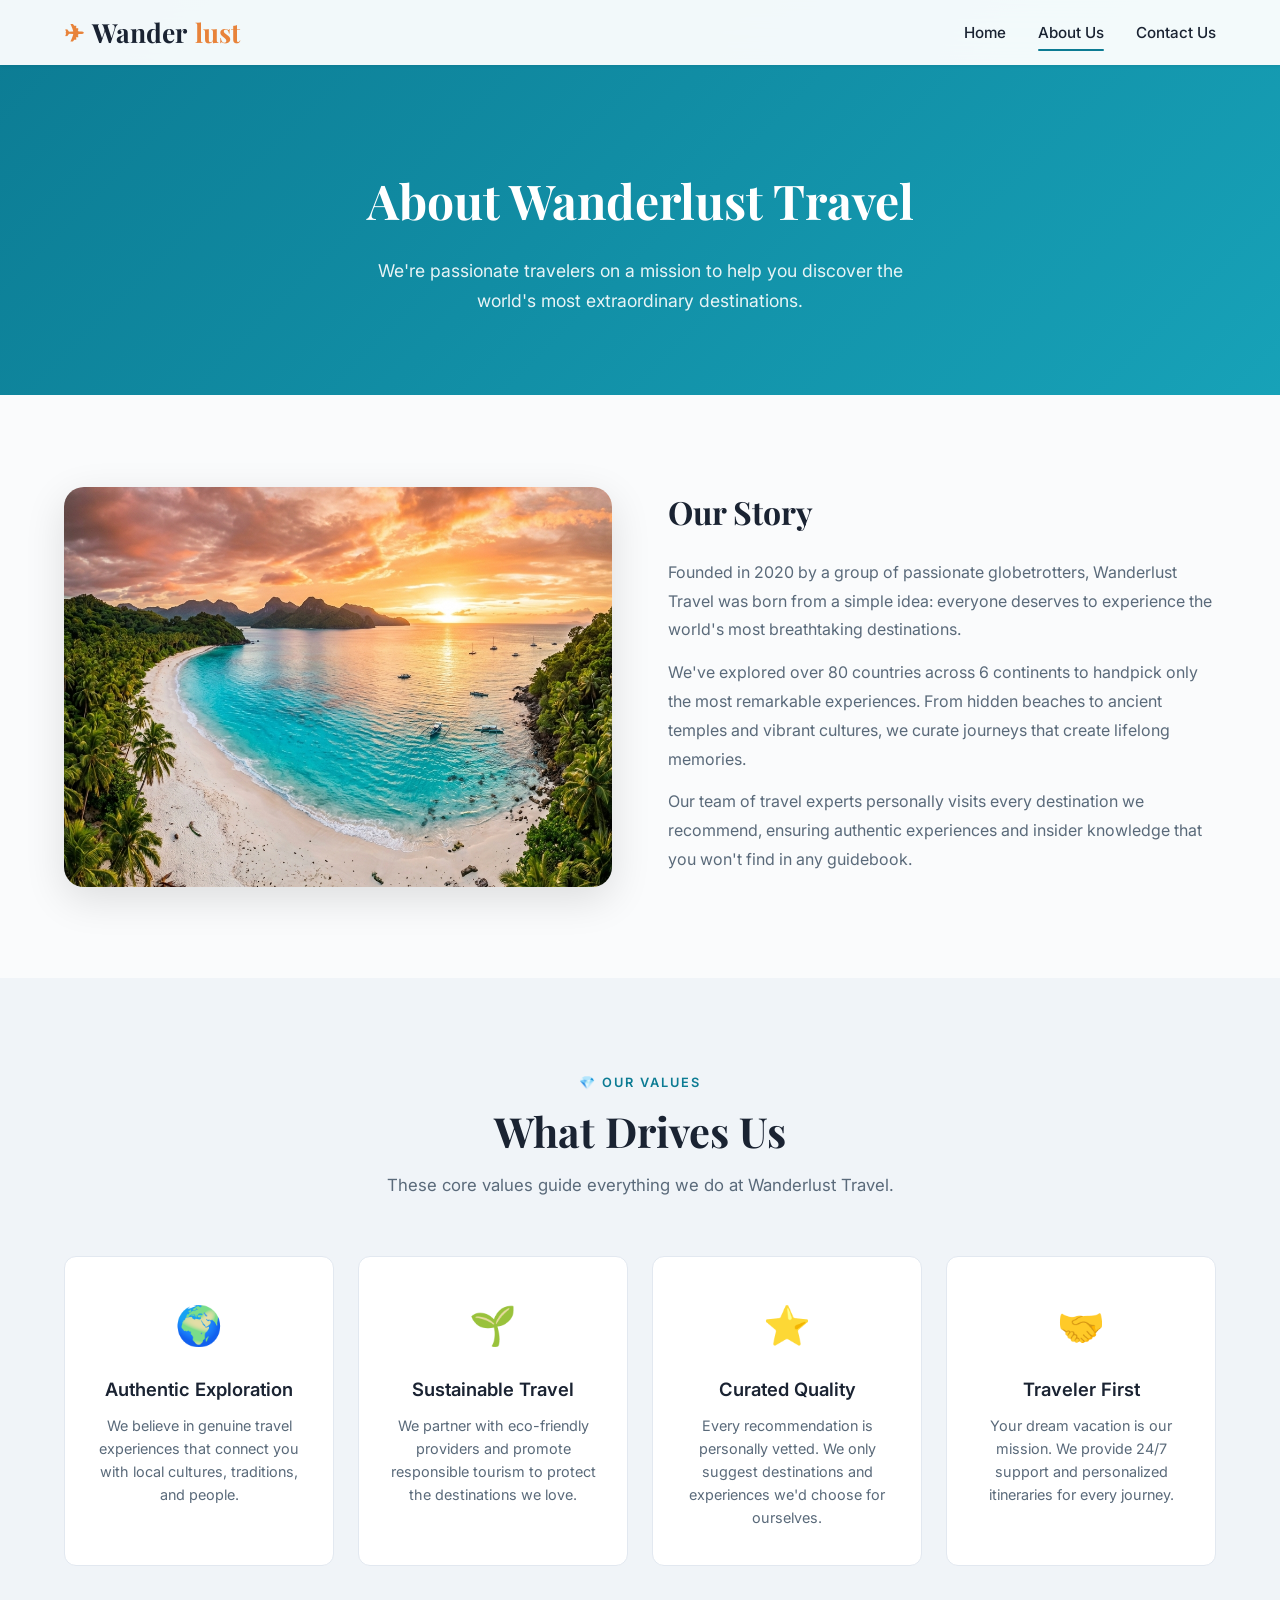
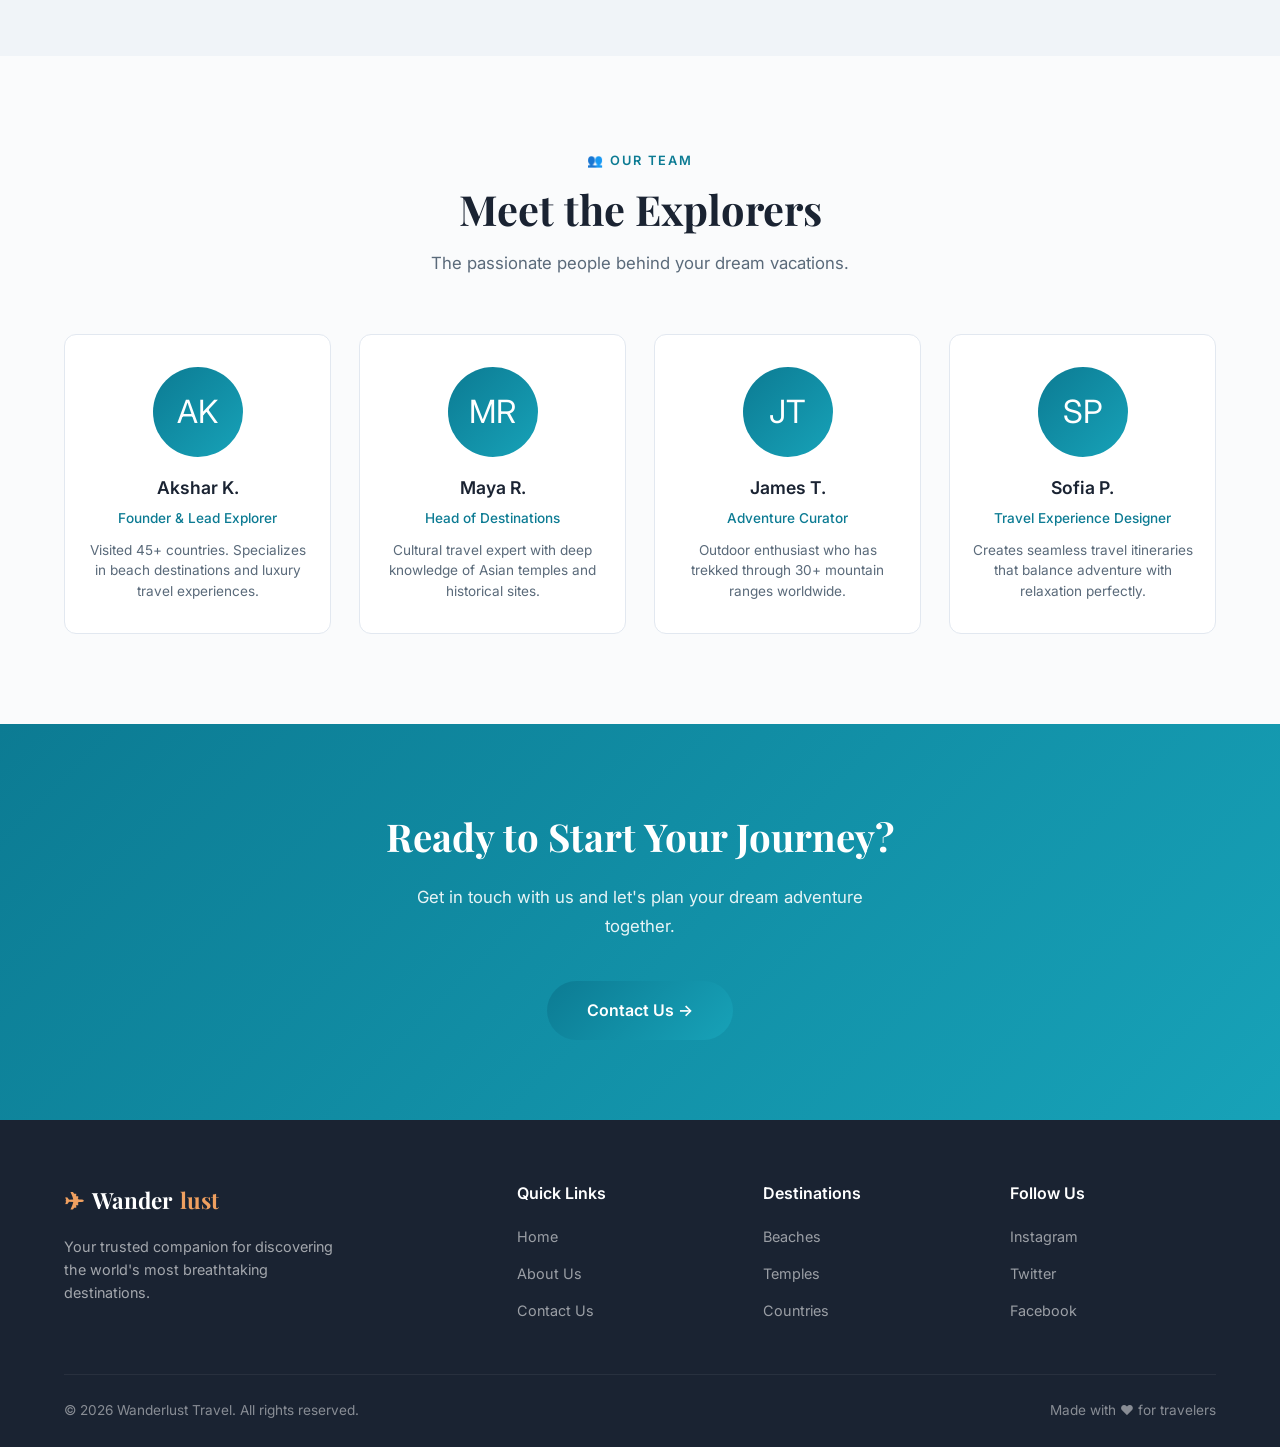
<file: about.html>
<!DOCTYPE html>
<html lang="en">
<head>
    <meta charset="UTF-8">
    <meta name="viewport" content="width=device-width, initial-scale=1.0">
    <meta name="description" content="Learn about Wanderlust Travel — our mission, team, and passion for helping travelers discover extraordinary destinations worldwide.">
    <title>About Us — Wanderlust Travel</title>
    <link rel="stylesheet" href="style.css">
</head>
<body>

    <!-- Header -->
    <header class="header scrolled" id="header">
        <div class="container header-content">
            <a href="index.html" class="logo" aria-label="Wanderlust Travel Home">
                <span class="logo-icon">✈</span> Wander<span>lust</span>
            </a>
            <nav class="nav-links" id="navLinks" aria-label="Main navigation">
                <a href="index.html">Home</a>
                <a href="about.html" class="active">About Us</a>
                <a href="contact.html">Contact Us</a>
            </nav>
            <button class="hamburger" id="hamburger" aria-label="Toggle menu" aria-expanded="false">
                <span></span><span></span><span></span>
            </button>
        </div>
    </header>

    <!-- Page Hero -->
    <section class="page-hero">
        <div class="container">
            <h1>About Wanderlust Travel</h1>
            <p>We're passionate travelers on a mission to help you discover the world's most extraordinary destinations.</p>
        </div>
    </section>

    <main>

        <!-- Our Story -->
        <section class="section">
            <div class="container">
                <div class="about-grid">
                    <div class="about-image fade-up">
                        <img src="images/hero.png" alt="Beautiful tropical paradise beach at sunset">
                    </div>
                    <div class="about-text fade-up">
                        <h2>Our Story</h2>
                        <p>Founded in 2020 by a group of passionate globetrotters, Wanderlust Travel was born from a simple idea: everyone deserves to experience the world's most breathtaking destinations.</p>
                        <p>We've explored over 80 countries across 6 continents to handpick only the most remarkable experiences. From hidden beaches to ancient temples and vibrant cultures, we curate journeys that create lifelong memories.</p>
                        <p>Our team of travel experts personally visits every destination we recommend, ensuring authentic experiences and insider knowledge that you won't find in any guidebook.</p>
                    </div>
                </div>
            </div>
        </section>

        <!-- Our Values -->
        <section class="section section-alt">
            <div class="container">
                <div class="section-header fade-up">
                    <span class="section-badge">💎 Our Values</span>
                    <h2>What Drives Us</h2>
                    <p>These core values guide everything we do at Wanderlust Travel.</p>
                </div>
                <div class="values-grid">
                    <div class="value-card fade-up">
                        <div class="icon">🌍</div>
                        <h3>Authentic Exploration</h3>
                        <p>We believe in genuine travel experiences that connect you with local cultures, traditions, and people.</p>
                    </div>
                    <div class="value-card fade-up">
                        <div class="icon">🌱</div>
                        <h3>Sustainable Travel</h3>
                        <p>We partner with eco-friendly providers and promote responsible tourism to protect the destinations we love.</p>
                    </div>
                    <div class="value-card fade-up">
                        <div class="icon">⭐</div>
                        <h3>Curated Quality</h3>
                        <p>Every recommendation is personally vetted. We only suggest destinations and experiences we'd choose for ourselves.</p>
                    </div>
                    <div class="value-card fade-up">
                        <div class="icon">🤝</div>
                        <h3>Traveler First</h3>
                        <p>Your dream vacation is our mission. We provide 24/7 support and personalized itineraries for every journey.</p>
                    </div>
                </div>
            </div>
        </section>

        <!-- Our Team -->
        <section class="section">
            <div class="container">
                <div class="section-header fade-up">
                    <span class="section-badge">👥 Our Team</span>
                    <h2>Meet the Explorers</h2>
                    <p>The passionate people behind your dream vacations.</p>
                </div>
                <div class="team-grid">
                    <div class="team-card fade-up">
                        <div class="team-avatar">AK</div>
                        <h3>Akshar K.</h3>
                        <div class="role">Founder & Lead Explorer</div>
                        <p>Visited 45+ countries. Specializes in beach destinations and luxury travel experiences.</p>
                    </div>
                    <div class="team-card fade-up">
                        <div class="team-avatar">MR</div>
                        <h3>Maya R.</h3>
                        <div class="role">Head of Destinations</div>
                        <p>Cultural travel expert with deep knowledge of Asian temples and historical sites.</p>
                    </div>
                    <div class="team-card fade-up">
                        <div class="team-avatar">JT</div>
                        <h3>James T.</h3>
                        <div class="role">Adventure Curator</div>
                        <p>Outdoor enthusiast who has trekked through 30+ mountain ranges worldwide.</p>
                    </div>
                    <div class="team-card fade-up">
                        <div class="team-avatar">SP</div>
                        <h3>Sofia P.</h3>
                        <div class="role">Travel Experience Designer</div>
                        <p>Creates seamless travel itineraries that balance adventure with relaxation perfectly.</p>
                    </div>
                </div>
            </div>
        </section>

        <!-- CTA -->
        <section class="cta-section">
            <div class="container fade-up">
                <h2>Ready to Start Your Journey?</h2>
                <p>Get in touch with us and let's plan your dream adventure together.</p>
                <a href="contact.html" class="btn-explore" style="display:inline-block;padding:16px 40px;font-size:1rem;margin-top:8px;">Contact Us →</a>
            </div>
        </section>

    </main>

    <!-- Footer -->
    <footer class="footer">
        <div class="container">
            <div class="footer-grid">
                <div class="footer-brand">
                    <div class="logo"><span class="logo-icon">✈</span> Wander<span>lust</span></div>
                    <p>Your trusted companion for discovering the world's most breathtaking destinations.</p>
                </div>
                <div>
                    <h4>Quick Links</h4>
                    <ul>
                        <li><a href="index.html">Home</a></li>
                        <li><a href="about.html">About Us</a></li>
                        <li><a href="contact.html">Contact Us</a></li>
                    </ul>
                </div>
                <div>
                    <h4>Destinations</h4>
                    <ul>
                        <li><a href="index.html#beaches">Beaches</a></li>
                        <li><a href="index.html#temples">Temples</a></li>
                        <li><a href="index.html#countries">Countries</a></li>
                    </ul>
                </div>
                <div>
                    <h4>Follow Us</h4>
                    <ul>
                        <li><a href="https://instagram.com" target="_blank" rel="noopener">Instagram</a></li>
                        <li><a href="https://twitter.com" target="_blank" rel="noopener">Twitter</a></li>
                        <li><a href="https://facebook.com" target="_blank" rel="noopener">Facebook</a></li>
                    </ul>
                </div>
            </div>
            <div class="footer-bottom">
                <p>&copy; 2026 Wanderlust Travel. All rights reserved.</p>
                <p>Made with ❤ for travelers</p>
            </div>
        </div>
    </footer>

    <script src="script.js"></script>
</body>
</html>
</file>
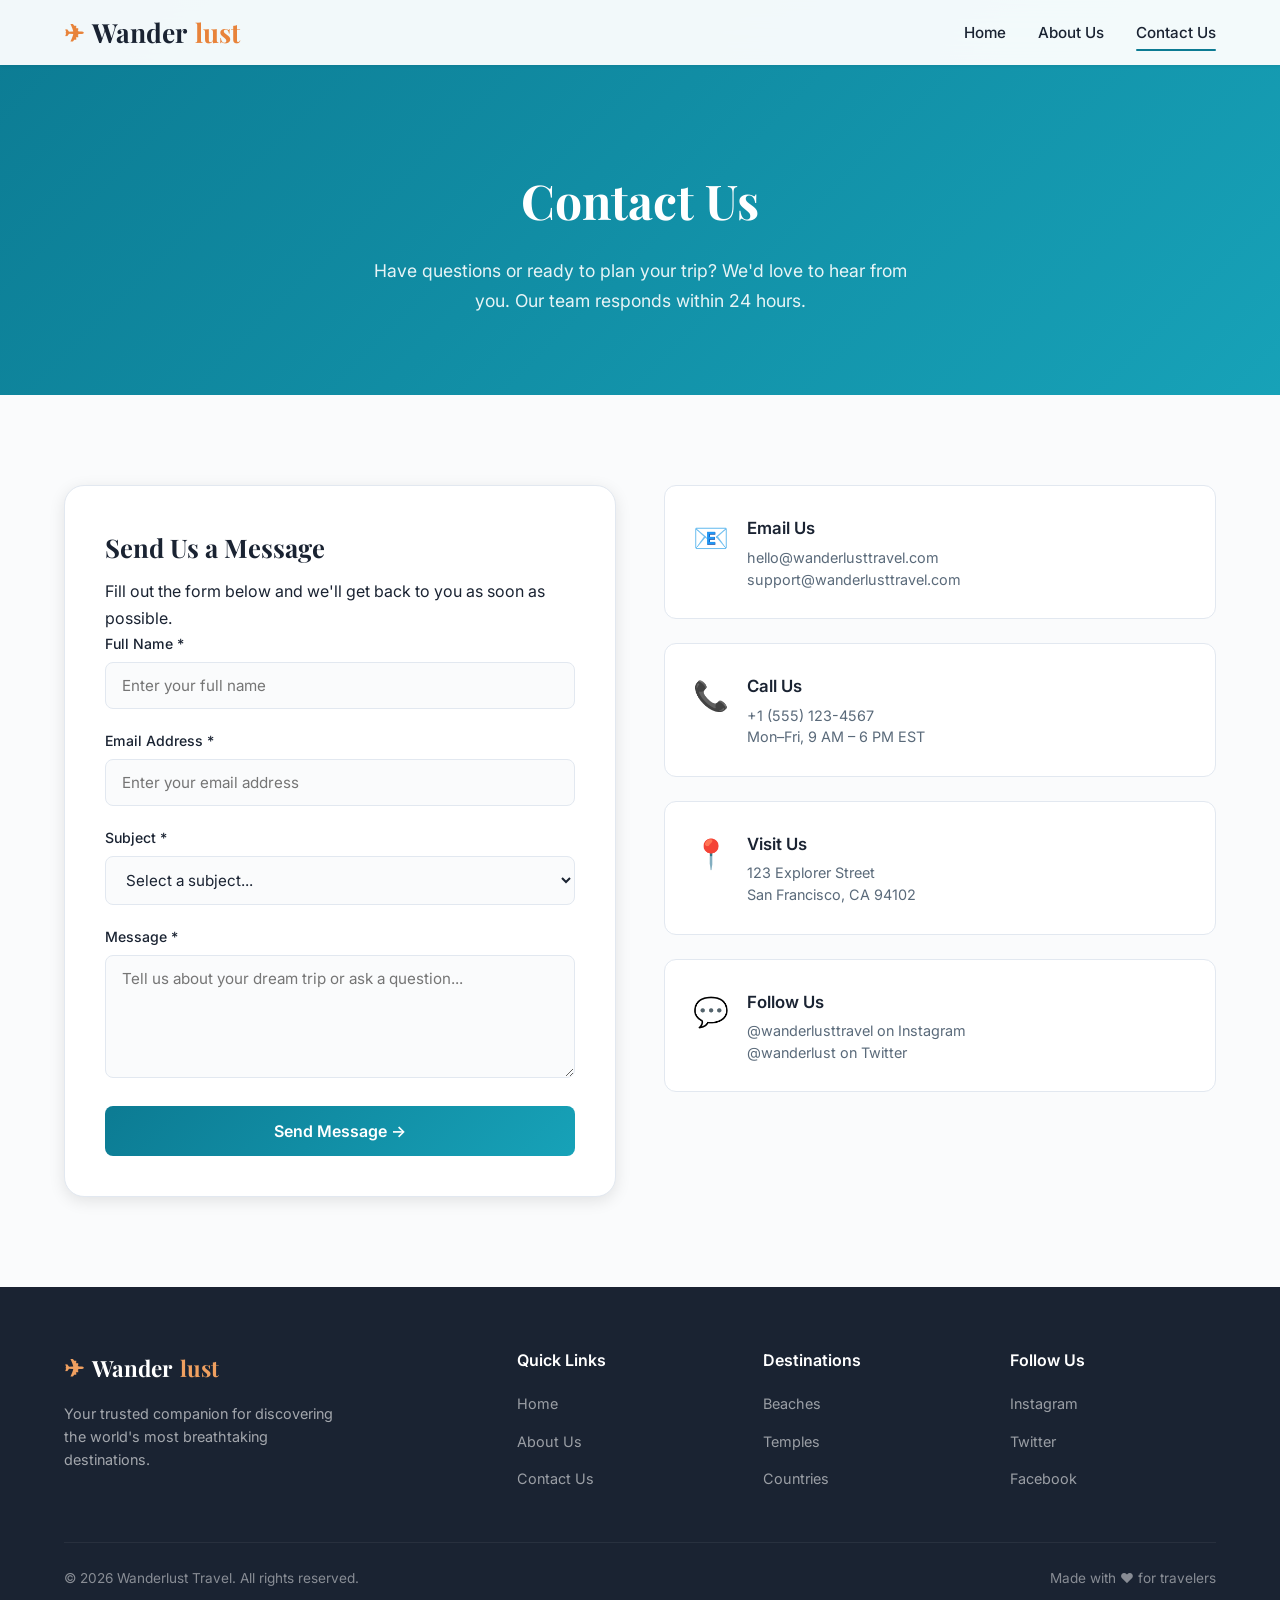
<file: contact.html>
<!DOCTYPE html>
<html lang="en">
<head>
    <meta charset="UTF-8">
    <meta name="viewport" content="width=device-width, initial-scale=1.0">
    <meta name="description" content="Get in touch with Wanderlust Travel. Send us a message, email, or call — we'd love to help plan your next adventure.">
    <title>Contact Us — Wanderlust Travel</title>
    <link rel="stylesheet" href="style.css">
</head>
<body>

    <!-- Header -->
    <header class="header scrolled" id="header">
        <div class="container header-content">
            <a href="index.html" class="logo" aria-label="Wanderlust Travel Home">
                <span class="logo-icon">✈</span> Wander<span>lust</span>
            </a>
            <nav class="nav-links" id="navLinks" aria-label="Main navigation">
                <a href="index.html">Home</a>
                <a href="about.html">About Us</a>
                <a href="contact.html" class="active">Contact Us</a>
            </nav>
            <button class="hamburger" id="hamburger" aria-label="Toggle menu" aria-expanded="false">
                <span></span><span></span><span></span>
            </button>
        </div>
    </header>

    <!-- Page Hero -->
    <section class="page-hero">
        <div class="container">
            <h1>Contact Us</h1>
            <p>Have questions or ready to plan your trip? We'd love to hear from you. Our team responds within 24 hours.</p>
        </div>
    </section>

    <main>
        <section class="section">
            <div class="container">
                <div class="contact-grid">

                    <!-- Contact Form -->
                    <div class="contact-form fade-up" id="contactFormWrapper">
                        <div id="formContent">
                            <h2>Send Us a Message</h2>
                            <p>Fill out the form below and we'll get back to you as soon as possible.</p>
                            <form id="contactForm" novalidate>
                                <div class="form-group">
                                    <label for="contactName">Full Name *</label>
                                    <input type="text" id="contactName" name="name" placeholder="Enter your full name" required aria-required="true">
                                    <span class="error-msg" id="nameError">Please enter your name</span>
                                </div>
                                <div class="form-group">
                                    <label for="contactEmail">Email Address *</label>
                                    <input type="email" id="contactEmail" name="email" placeholder="Enter your email address" required aria-required="true">
                                    <span class="error-msg" id="emailError">Please enter a valid email address</span>
                                </div>
                                <div class="form-group">
                                    <label for="contactSubject">Subject *</label>
                                    <select id="contactSubject" name="subject" required aria-required="true">
                                        <option value="">Select a subject...</option>
                                        <option value="trip-planning">Trip Planning</option>
                                        <option value="destination-inquiry">Destination Inquiry</option>
                                        <option value="booking-support">Booking Support</option>
                                        <option value="feedback">Feedback</option>
                                        <option value="other">Other</option>
                                    </select>
                                    <span class="error-msg" id="subjectError">Please select a subject</span>
                                </div>
                                <div class="form-group">
                                    <label for="contactMessage">Message *</label>
                                    <textarea id="contactMessage" name="message" rows="5" placeholder="Tell us about your dream trip or ask a question..." required aria-required="true"></textarea>
                                    <span class="error-msg" id="messageError">Please enter your message</span>
                                </div>
                                <button type="submit" class="btn-submit" id="submitBtn">Send Message →</button>
                            </form>
                        </div>

                        <!-- Success State -->
                        <div class="form-success" id="formSuccess">
                            <div class="icon">✅</div>
                            <h3>Message Sent Successfully!</h3>
                            <p>Thank you for reaching out. Our travel experts will get back to you within 24 hours.</p>
                            <button class="btn-explore" id="sendAnother" style="margin-top:24px;padding:14px 32px;">Send Another Message</button>
                        </div>
                    </div>

                    <!-- Contact Info -->
                    <div class="contact-info fade-up">
                        <div class="info-card">
                            <div class="icon">📧</div>
                            <div>
                                <h3>Email Us</h3>
                                <p>hello@wanderlusttravel.com<br>support@wanderlusttravel.com</p>
                            </div>
                        </div>
                        <div class="info-card">
                            <div class="icon">📞</div>
                            <div>
                                <h3>Call Us</h3>
                                <p>+1 (555) 123-4567<br>Mon–Fri, 9 AM – 6 PM EST</p>
                            </div>
                        </div>
                        <div class="info-card">
                            <div class="icon">📍</div>
                            <div>
                                <h3>Visit Us</h3>
                                <p>123 Explorer Street<br>San Francisco, CA 94102</p>
                            </div>
                        </div>
                        <div class="info-card">
                            <div class="icon">💬</div>
                            <div>
                                <h3>Follow Us</h3>
                                <p>@wanderlusttravel on Instagram<br>@wanderlust on Twitter</p>
                            </div>
                        </div>
                    </div>

                </div>
            </div>
        </section>
    </main>

    <!-- Footer -->
    <footer class="footer">
        <div class="container">
            <div class="footer-grid">
                <div class="footer-brand">
                    <div class="logo"><span class="logo-icon">✈</span> Wander<span>lust</span></div>
                    <p>Your trusted companion for discovering the world's most breathtaking destinations.</p>
                </div>
                <div>
                    <h4>Quick Links</h4>
                    <ul>
                        <li><a href="index.html">Home</a></li>
                        <li><a href="about.html">About Us</a></li>
                        <li><a href="contact.html">Contact Us</a></li>
                    </ul>
                </div>
                <div>
                    <h4>Destinations</h4>
                    <ul>
                        <li><a href="index.html#beaches">Beaches</a></li>
                        <li><a href="index.html#temples">Temples</a></li>
                        <li><a href="index.html#countries">Countries</a></li>
                    </ul>
                </div>
                <div>
                    <h4>Follow Us</h4>
                    <ul>
                        <li><a href="https://instagram.com" target="_blank" rel="noopener">Instagram</a></li>
                        <li><a href="https://twitter.com" target="_blank" rel="noopener">Twitter</a></li>
                        <li><a href="https://facebook.com" target="_blank" rel="noopener">Facebook</a></li>
                    </ul>
                </div>
            </div>
            <div class="footer-bottom">
                <p>&copy; 2026 Wanderlust Travel. All rights reserved.</p>
                <p>Made with ❤ for travelers</p>
            </div>
        </div>
    </footer>

    <script src="script.js"></script>
</body>
</html>
</file>
<file: style.css>
/* ============================================
   WANDERLUST TRAVEL - Design System
   ============================================ */

@import url('https://fonts.googleapis.com/css2?family=Inter:wght@300;400;500;600;700;800;900&family=Playfair+Display:wght@400;500;600;700&display=swap');

:root {
    /* Colors */
    --primary: #0c7b93;
    --primary-light: #17a2b8;
    --primary-dark: #095d70;
    --accent: #e8833a;
    --accent-light: #f0a060;
    --bg: #fafbfc;
    --bg-alt: #f0f4f8;
    --surface: #ffffff;
    --text: #1a2332;
    --text-secondary: #5a6a7a;
    --text-muted: #8a96a3;
    --border: #e2e8f0;
    --shadow-sm: 0 1px 3px rgba(0,0,0,0.08);
    --shadow-md: 0 4px 16px rgba(0,0,0,0.1);
    --shadow-lg: 0 12px 40px rgba(0,0,0,0.12);
    --shadow-xl: 0 20px 60px rgba(0,0,0,0.15);
    --gradient-hero: linear-gradient(135deg, rgba(12,123,147,0.92), rgba(232,131,58,0.85));
    --gradient-section: linear-gradient(135deg, #0c7b93 0%, #17a2b8 100%);
    --radius-sm: 8px;
    --radius-md: 12px;
    --radius-lg: 20px;
    --radius-xl: 28px;
    --transition: 0.3s cubic-bezier(0.4, 0, 0.2, 1);
    --font-sans: 'Inter', system-ui, sans-serif;
    --font-serif: 'Playfair Display', Georgia, serif;
}

/* Reset */
*, *::before, *::after { margin: 0; padding: 0; box-sizing: border-box; }

html { scroll-behavior: smooth; }

body {
    font-family: var(--font-sans);
    background: var(--bg);
    color: var(--text);
    line-height: 1.7;
    -webkit-font-smoothing: antialiased;
    overflow-x: hidden;
}

img { max-width: 100%; height: auto; display: block; }
a { text-decoration: none; color: inherit; }
button { font-family: inherit; cursor: pointer; border: none; background: none; }
ul { list-style: none; }

.container { max-width: 1200px; margin: 0 auto; padding: 0 24px; }

/* ============================================
   HEADER & NAVIGATION
   ============================================ */

.header {
    position: fixed;
    top: 0;
    left: 0;
    right: 0;
    z-index: 1000;
    padding: 16px 0;
    transition: var(--transition);
    background: transparent;
}

.header.scrolled {
    background: rgba(255,255,255,0.95);
    backdrop-filter: blur(20px);
    -webkit-backdrop-filter: blur(20px);
    box-shadow: var(--shadow-sm);
    padding: 10px 0;
}

.header-content {
    display: flex;
    align-items: center;
    justify-content: space-between;
}

.logo {
    font-family: var(--font-serif);
    font-size: 1.65rem;
    font-weight: 700;
    color: #fff;
    display: flex;
    align-items: center;
    gap: 8px;
    transition: var(--transition);
}

.logo .logo-icon { font-size: 1.5rem; }
.logo span { color: var(--accent-light); }
.header.scrolled .logo { color: var(--text); }
.header.scrolled .logo span { color: var(--accent); }

.nav-links {
    display: flex;
    align-items: center;
    gap: 32px;
}

.nav-links a {
    font-size: 0.95rem;
    font-weight: 500;
    color: rgba(255,255,255,0.9);
    transition: var(--transition);
    position: relative;
    padding: 4px 0;
}

.nav-links a::after {
    content: '';
    position: absolute;
    bottom: -2px;
    left: 0;
    width: 0;
    height: 2px;
    background: var(--accent-light);
    transition: var(--transition);
    border-radius: 2px;
}

.nav-links a:hover::after,
.nav-links a.active::after { width: 100%; }

.header.scrolled .nav-links a { color: var(--text); }
.header.scrolled .nav-links a::after { background: var(--primary); }

/* Hamburger */
.hamburger {
    display: none;
    flex-direction: column;
    gap: 5px;
    padding: 4px;
    z-index: 1001;
}

.hamburger span {
    width: 26px;
    height: 2.5px;
    background: #fff;
    border-radius: 3px;
    transition: var(--transition);
}

.header.scrolled .hamburger span { background: var(--text); }

.hamburger.active span:nth-child(1) { transform: rotate(45deg) translate(5px, 5px); }
.hamburger.active span:nth-child(2) { opacity: 0; }
.hamburger.active span:nth-child(3) { transform: rotate(-45deg) translate(5px, -5px); }

/* ============================================
   HERO SECTION
   ============================================ */

.hero {
    min-height: 100vh;
    display: flex;
    align-items: center;
    justify-content: center;
    position: relative;
    overflow: hidden;
}

.hero-bg {
    position: absolute;
    inset: 0;
    background-size: cover;
    background-position: center;
    background-repeat: no-repeat;
}

.hero-bg::after {
    content: '';
    position: absolute;
    inset: 0;
    background: var(--gradient-hero);
}

.hero-content {
    position: relative;
    z-index: 2;
    text-align: center;
    color: #fff;
    max-width: 780px;
    padding: 0 24px;
}

.hero-badge {
    display: inline-flex;
    align-items: center;
    gap: 8px;
    background: rgba(255,255,255,0.15);
    backdrop-filter: blur(10px);
    padding: 8px 20px;
    border-radius: 50px;
    font-size: 0.85rem;
    font-weight: 500;
    margin-bottom: 24px;
    border: 1px solid rgba(255,255,255,0.2);
}

.hero h1 {
    font-family: var(--font-serif);
    font-size: clamp(2.5rem, 6vw, 4.2rem);
    font-weight: 700;
    line-height: 1.15;
    margin-bottom: 20px;
}

.hero p {
    font-size: clamp(1rem, 2vw, 1.2rem);
    opacity: 0.92;
    max-width: 600px;
    margin: 0 auto 36px;
    line-height: 1.7;
}

/* Search Bar in Hero */
.hero-search {
    display: flex;
    max-width: 520px;
    margin: 0 auto;
    background: rgba(255,255,255,0.15);
    backdrop-filter: blur(12px);
    border-radius: 60px;
    border: 1px solid rgba(255,255,255,0.25);
    overflow: hidden;
}

.hero-search input {
    flex: 1;
    padding: 16px 24px;
    background: none;
    border: none;
    color: #fff;
    font-size: 1rem;
    font-family: var(--font-sans);
    outline: none;
}

.hero-search input::placeholder { color: rgba(255,255,255,0.6); }

.hero-search button {
    padding: 14px 28px;
    background: var(--accent);
    color: #fff;
    font-weight: 600;
    font-size: 0.95rem;
    border-radius: 60px;
    margin: 4px;
    transition: var(--transition);
}

.hero-search button:hover { background: var(--accent-light); transform: scale(1.03); }

.hero-stats {
    display: flex;
    justify-content: center;
    gap: 48px;
    margin-top: 48px;
}

.hero-stats .stat { text-align: center; }
.hero-stats .stat-number { font-size: 2rem; font-weight: 800; display: block; }
.hero-stats .stat-label { font-size: 0.85rem; opacity: 0.8; }

/* ============================================
   SECTION STYLES
   ============================================ */

.section {
    padding: 90px 0;
}

.section-alt { background: var(--bg-alt); }

.section-header {
    text-align: center;
    max-width: 640px;
    margin: 0 auto 56px;
}

.section-badge {
    display: inline-block;
    font-size: 0.8rem;
    font-weight: 600;
    text-transform: uppercase;
    letter-spacing: 2px;
    color: var(--primary);
    margin-bottom: 12px;
}

.section-header h2 {
    font-family: var(--font-serif);
    font-size: clamp(1.8rem, 4vw, 2.6rem);
    font-weight: 700;
    color: var(--text);
    margin-bottom: 16px;
    line-height: 1.2;
}

.section-header p {
    color: var(--text-secondary);
    font-size: 1.05rem;
    line-height: 1.7;
}

/* ============================================
   DESTINATION CARDS
   ============================================ */

.card-grid {
    display: grid;
    grid-template-columns: repeat(auto-fill, minmax(340px, 1fr));
    gap: 28px;
}

.dest-card {
    background: var(--surface);
    border-radius: var(--radius-lg);
    overflow: hidden;
    box-shadow: var(--shadow-sm);
    transition: var(--transition);
    display: flex;
    flex-direction: column;
    border: 1px solid var(--border);
}

.dest-card:hover {
    transform: translateY(-6px);
    box-shadow: var(--shadow-lg);
}

.dest-card .card-image {
    position: relative;
    height: 240px;
    overflow: hidden;
}

.dest-card .card-image img {
    width: 100%;
    height: 100%;
    object-fit: cover;
    transition: transform 0.5s ease;
}

.dest-card:hover .card-image img { transform: scale(1.07); }

.card-image .card-badge {
    position: absolute;
    top: 16px;
    left: 16px;
    padding: 6px 14px;
    background: rgba(255,255,255,0.9);
    backdrop-filter: blur(8px);
    border-radius: 50px;
    font-size: 0.78rem;
    font-weight: 600;
    color: var(--primary-dark);
}

.card-image .card-rating {
    position: absolute;
    top: 16px;
    right: 16px;
    display: flex;
    align-items: center;
    gap: 4px;
    padding: 6px 12px;
    background: rgba(0,0,0,0.5);
    backdrop-filter: blur(8px);
    border-radius: 50px;
    font-size: 0.8rem;
    font-weight: 600;
    color: #fff;
}

.dest-card .card-body {
    padding: 24px;
    flex: 1;
    display: flex;
    flex-direction: column;
}

.dest-card .card-body h3 {
    font-family: var(--font-serif);
    font-size: 1.3rem;
    font-weight: 600;
    margin-bottom: 4px;
    color: var(--text);
}

.card-location {
    display: flex;
    align-items: center;
    gap: 4px;
    color: var(--text-muted);
    font-size: 0.85rem;
    margin-bottom: 12px;
}

.dest-card .card-body p {
    color: var(--text-secondary);
    font-size: 0.92rem;
    line-height: 1.65;
    margin-bottom: 20px;
    flex: 1;
}

.card-footer-info {
    display: flex;
    align-items: center;
    justify-content: space-between;
    padding-top: 16px;
    border-top: 1px solid var(--border);
}

.card-price {
    font-size: 1.15rem;
    font-weight: 700;
    color: var(--primary);
}

.card-price span { font-size: 0.8rem; font-weight: 400; color: var(--text-muted); }

.btn-explore {
    padding: 10px 22px;
    background: var(--gradient-section);
    color: #fff;
    border-radius: 50px;
    font-size: 0.85rem;
    font-weight: 600;
    transition: var(--transition);
}

.btn-explore:hover { transform: scale(1.05); box-shadow: 0 4px 16px rgba(12,123,147,0.35); }

/* ============================================
   CTA / NEWSLETTER
   ============================================ */

.cta-section {
    padding: 80px 0;
    background: var(--gradient-section);
    text-align: center;
    color: #fff;
}

.cta-section h2 {
    font-family: var(--font-serif);
    font-size: clamp(1.8rem, 4vw, 2.4rem);
    margin-bottom: 14px;
}

.cta-section p {
    opacity: 0.9;
    font-size: 1.05rem;
    margin-bottom: 32px;
    max-width: 500px;
    margin-left: auto;
    margin-right: auto;
}

.cta-form {
    display: flex;
    max-width: 460px;
    margin: 0 auto;
    border-radius: 60px;
    overflow: hidden;
    background: rgba(255,255,255,0.15);
    border: 1px solid rgba(255,255,255,0.3);
}

.cta-form input {
    flex: 1;
    padding: 15px 24px;
    background: none;
    border: none;
    color: #fff;
    font-size: 0.95rem;
    font-family: var(--font-sans);
    outline: none;
}

.cta-form input::placeholder { color: rgba(255,255,255,0.6); }

.cta-form button {
    padding: 15px 30px;
    background: var(--accent);
    color: #fff;
    font-weight: 600;
    font-size: 0.9rem;
    border-radius: 60px;
    margin: 3px;
    transition: var(--transition);
}

.cta-form button:hover { background: #fff; color: var(--primary); }

/* ============================================
   ABOUT PAGE
   ============================================ */

.page-hero {
    padding: 160px 0 80px;
    background: var(--gradient-section);
    text-align: center;
    color: #fff;
}

.page-hero h1 {
    font-family: var(--font-serif);
    font-size: clamp(2rem, 5vw, 3rem);
    margin-bottom: 14px;
}

.page-hero p { opacity: 0.9; font-size: 1.1rem; max-width: 560px; margin: 0 auto; }

.about-grid {
    display: grid;
    grid-template-columns: 1fr 1fr;
    gap: 56px;
    align-items: center;
}

.about-image { border-radius: var(--radius-lg); overflow: hidden; box-shadow: var(--shadow-lg); }
.about-image img { width: 100%; height: 400px; object-fit: cover; }

.about-text h2 {
    font-family: var(--font-serif);
    font-size: 2rem;
    margin-bottom: 18px;
    color: var(--text);
}

.about-text p {
    color: var(--text-secondary);
    font-size: 1rem;
    line-height: 1.8;
    margin-bottom: 14px;
}

.values-grid {
    display: grid;
    grid-template-columns: repeat(auto-fill, minmax(260px, 1fr));
    gap: 24px;
}

.value-card {
    text-align: center;
    padding: 36px 24px;
    background: var(--surface);
    border-radius: var(--radius-md);
    border: 1px solid var(--border);
    transition: var(--transition);
}

.value-card:hover { transform: translateY(-4px); box-shadow: var(--shadow-md); }
.value-card .icon { font-size: 2.4rem; margin-bottom: 16px; }
.value-card h3 { font-size: 1.15rem; font-weight: 600; margin-bottom: 8px; }
.value-card p { color: var(--text-secondary); font-size: 0.9rem; line-height: 1.6; }

.team-grid {
    display: grid;
    grid-template-columns: repeat(auto-fill, minmax(240px, 1fr));
    gap: 28px;
}

.team-card {
    text-align: center;
    padding: 32px 20px;
    background: var(--surface);
    border-radius: var(--radius-md);
    border: 1px solid var(--border);
    transition: var(--transition);
}

.team-card:hover { transform: translateY(-4px); box-shadow: var(--shadow-md); }

.team-avatar {
    width: 90px;
    height: 90px;
    border-radius: 50%;
    background: var(--gradient-section);
    display: flex;
    align-items: center;
    justify-content: center;
    font-size: 2rem;
    color: #fff;
    margin: 0 auto 16px;
}

.team-card h3 { font-size: 1.1rem; font-weight: 600; margin-bottom: 4px; }
.team-card .role { color: var(--primary); font-size: 0.85rem; font-weight: 500; margin-bottom: 10px; }
.team-card p { color: var(--text-secondary); font-size: 0.85rem; line-height: 1.5; }

/* ============================================
   CONTACT PAGE
   ============================================ */

.contact-grid {
    display: grid;
    grid-template-columns: 1fr 1fr;
    gap: 48px;
    align-items: start;
}

.contact-form {
    background: var(--surface);
    border-radius: var(--radius-lg);
    padding: 40px;
    box-shadow: var(--shadow-md);
    border: 1px solid var(--border);
}

.contact-form h2 {
    font-family: var(--font-serif);
    font-size: 1.6rem;
    margin-bottom: 8px;
}

.contact-form > p {
    color: var(--text-secondary);
    margin-bottom: 28px;
    font-size: 0.95rem;
}

.form-group {
    margin-bottom: 20px;
}

.form-group label {
    display: block;
    font-size: 0.88rem;
    font-weight: 500;
    margin-bottom: 6px;
    color: var(--text);
}

.form-group input,
.form-group textarea,
.form-group select {
    width: 100%;
    padding: 13px 16px;
    border: 1.5px solid var(--border);
    border-radius: var(--radius-sm);
    font-size: 0.95rem;
    font-family: var(--font-sans);
    color: var(--text);
    background: var(--bg);
    transition: var(--transition);
    outline: none;
}

.form-group input:focus,
.form-group textarea:focus,
.form-group select:focus {
    border-color: var(--primary);
    box-shadow: 0 0 0 3px rgba(12,123,147,0.12);
}

.form-group input.error,
.form-group textarea.error { border-color: #e74c3c; }

.form-group .error-msg {
    color: #e74c3c;
    font-size: 0.8rem;
    margin-top: 4px;
    display: none;
}

.form-group input.error ~ .error-msg,
.form-group textarea.error ~ .error-msg { display: block; }

.form-group textarea { resize: vertical; min-height: 120px; }

.btn-submit {
    width: 100%;
    padding: 15px;
    background: var(--gradient-section);
    color: #fff;
    font-size: 1rem;
    font-weight: 600;
    border-radius: var(--radius-sm);
    transition: var(--transition);
}

.btn-submit:hover { transform: translateY(-2px); box-shadow: 0 6px 20px rgba(12,123,147,0.3); }

.form-success {
    display: none;
    text-align: center;
    padding: 40px 24px;
}

.form-success.show { display: block; }
.form-success .icon { font-size: 3.5rem; margin-bottom: 16px; }
.form-success h3 { font-size: 1.4rem; margin-bottom: 8px; color: var(--text); }
.form-success p { color: var(--text-secondary); }

.contact-info { display: flex; flex-direction: column; gap: 24px; }

.info-card {
    display: flex;
    gap: 18px;
    padding: 28px;
    background: var(--surface);
    border-radius: var(--radius-md);
    border: 1px solid var(--border);
    transition: var(--transition);
}

.info-card:hover { box-shadow: var(--shadow-md); transform: translateY(-3px); }
.info-card .icon { font-size: 1.8rem; flex-shrink: 0; }
.info-card h3 { font-size: 1.05rem; font-weight: 600; margin-bottom: 4px; }
.info-card p { color: var(--text-secondary); font-size: 0.9rem; line-height: 1.5; }

/* ============================================
   FOOTER
   ============================================ */

.footer {
    background: var(--text);
    color: rgba(255,255,255,0.8);
    padding: 60px 0 24px;
}

.footer-grid {
    display: grid;
    grid-template-columns: 2fr 1fr 1fr 1fr;
    gap: 40px;
    margin-bottom: 40px;
}

.footer-brand .logo { color: #fff; margin-bottom: 14px; font-size: 1.4rem; }
.footer-brand .logo span { color: var(--accent-light); }
.footer-brand p { font-size: 0.9rem; line-height: 1.6; opacity: 0.75; max-width: 280px; }

.footer h4 { color: #fff; font-size: 1rem; font-weight: 600; margin-bottom: 16px; }
.footer ul li { margin-bottom: 10px; }
.footer ul a { font-size: 0.9rem; opacity: 0.7; transition: var(--transition); }
.footer ul a:hover { opacity: 1; color: var(--accent-light); }

.footer-bottom {
    border-top: 1px solid rgba(255,255,255,0.1);
    padding-top: 24px;
    display: flex;
    justify-content: space-between;
    align-items: center;
    font-size: 0.85rem;
    opacity: 0.6;
}

/* ============================================
   ANIMATIONS
   ============================================ */

.fade-up {
    opacity: 0;
    transform: translateY(30px);
    transition: opacity 0.6s ease, transform 0.6s ease;
}

.fade-up.visible {
    opacity: 1;
    transform: translateY(0);
}

@keyframes float {
    0%, 100% { transform: translateY(0); }
    50% { transform: translateY(-8px); }
}

/* ============================================
   TESTIMONIALS
   ============================================ */

.testimonials-grid {
    display: grid;
    grid-template-columns: repeat(auto-fill, minmax(320px, 1fr));
    gap: 28px;
}

.testimonial-card {
    padding: 32px;
    background: var(--surface);
    border-radius: var(--radius-md);
    border: 1px solid var(--border);
    position: relative;
}

.testimonial-card .quote { font-size: 2.5rem; color: var(--primary-light); opacity: 0.3; line-height: 1; margin-bottom: 8px; }
.testimonial-card p { color: var(--text-secondary); font-size: 0.95rem; line-height: 1.7; margin-bottom: 20px; font-style: italic; }
.testimonial-author { display: flex; align-items: center; gap: 12px; }

.testimonial-avatar {
    width: 44px;
    height: 44px;
    border-radius: 50%;
    background: var(--gradient-section);
    display: flex;
    align-items: center;
    justify-content: center;
    color: #fff;
    font-weight: 600;
    font-size: 0.95rem;
}

.testimonial-name { font-weight: 600; font-size: 0.9rem; }
.testimonial-trip { color: var(--text-muted); font-size: 0.8rem; }

/* ============================================
   CATEGORY FILTER TABS
   ============================================ */
.section-filters {
    padding: 30px 0 0;
    text-align: center;
}

.filter-tabs-container {
    display: flex;
    justify-content: center;
    align-items: center;
}

.filter-tabs {
    display: inline-flex;
    background: var(--bg-alt);
    padding: 6px;
    border-radius: 50px;
    border: 1px solid var(--border);
    gap: 4px;
}

.filter-btn {
    padding: 10px 24px;
    border-radius: 50px;
    font-size: 0.9rem;
    font-weight: 600;
    color: var(--text-secondary);
    transition: var(--transition);
}

.filter-btn:hover {
    color: var(--primary);
}

.filter-btn.active {
    background: var(--surface);
    color: var(--primary);
    box-shadow: var(--shadow-sm);
    border: 1px solid rgba(0,0,0,0.03);
}

/* ============================================
   INTERACTIVE TRAVEL MATCHER QUIZ
   ============================================ */
.quiz-container {
    background: var(--surface);
    border-radius: var(--radius-lg);
    border: 1px solid var(--border);
    box-shadow: var(--shadow-md);
    padding: 40px;
    max-width: 800px;
    margin: 0 auto;
    overflow: hidden;
    position: relative;
    min-height: 380px;
}

.quiz-step {
    display: none;
    opacity: 0;
    transform: translateX(30px);
    transition: opacity 0.4s ease, transform 0.4s ease;
}

.quiz-step.active {
    display: block;
    opacity: 1;
    transform: translateX(0);
}

.quiz-step h3 {
    font-family: var(--font-serif);
    font-size: 1.5rem;
    color: var(--text);
    margin-bottom: 24px;
    text-align: center;
}

.quiz-options {
    display: grid;
    grid-template-columns: repeat(auto-fit, minmax(200px, 1fr));
    gap: 20px;
    margin-bottom: 30px;
}

.quiz-option-card {
    cursor: pointer;
    position: relative;
}

.quiz-option-card input {
    position: absolute;
    opacity: 0;
    width: 0;
    height: 0;
}

.option-content {
    display: flex;
    flex-direction: column;
    align-items: center;
    text-align: center;
    padding: 24px;
    background: var(--bg);
    border: 2px solid var(--border);
    border-radius: var(--radius-md);
    transition: var(--transition);
    height: 100%;
}

.quiz-option-card:hover .option-content {
    border-color: var(--primary-light);
    transform: translateY(-4px);
    box-shadow: var(--shadow-sm);
}

.quiz-option-card input:checked + .option-content {
    border-color: var(--primary);
    background: rgba(12, 123, 147, 0.03);
    box-shadow: var(--shadow-md);
}

.option-icon {
    font-size: 2.5rem;
    margin-bottom: 12px;
}

.option-title {
    font-size: 1.05rem;
    font-weight: 700;
    color: var(--text);
    margin-bottom: 8px;
}

.option-desc {
    font-size: 0.85rem;
    color: var(--text-secondary);
    line-height: 1.5;
}

.quiz-nav {
    display: flex;
    justify-content: center;
    gap: 16px;
}

.btn-secondary {
    padding: 12px 28px;
    background: var(--bg-alt);
    color: var(--text-secondary);
    border-radius: 50px;
    font-size: 0.9rem;
    font-weight: 600;
    border: 1px solid var(--border);
    transition: var(--transition);
}

.btn-secondary:hover {
    background: var(--border);
    color: var(--text);
}

/* Quiz Result Card */
.quiz-result-card {
    text-align: center;
}

.result-badge {
    display: inline-block;
    background: rgba(232, 131, 58, 0.15);
    color: var(--accent);
    padding: 6px 16px;
    border-radius: 50px;
    font-size: 0.8rem;
    font-weight: 700;
    text-transform: uppercase;
    letter-spacing: 1px;
    margin-bottom: 16px;
}

.quiz-result-card h3 {
    font-size: 2rem;
    margin-bottom: 24px;
}

.result-content {
    display: grid;
    grid-template-columns: 280px 1fr;
    gap: 32px;
    text-align: left;
    align-items: center;
}

.result-image-wrapper {
    height: 200px;
    border-radius: var(--radius-md);
    overflow: hidden;
    box-shadow: var(--shadow-md);
}

.result-image-wrapper img {
    width: 100%;
    height: 100%;
    object-fit: cover;
}

.result-details p {
    color: var(--text-secondary);
    font-size: 1rem;
    line-height: 1.7;
    margin-bottom: 20px;
}

.result-meta {
    display: flex;
    flex-wrap: wrap;
    gap: 20px;
    margin-bottom: 24px;
    font-size: 0.9rem;
    color: var(--text-secondary);
}

.result-actions {
    display: flex;
    gap: 16px;
}

/* ============================================
   DESTINATION DETAILS MODAL
   ============================================ */
.modal-overlay {
    position: fixed;
    inset: 0;
    background: rgba(10, 25, 47, 0.7);
    backdrop-filter: blur(8px);
    -webkit-backdrop-filter: blur(8px);
    z-index: 2000;
    display: flex;
    align-items: center;
    justify-content: center;
    opacity: 0;
    pointer-events: none;
    transition: opacity 0.4s ease;
    padding: 20px;
}

.modal-overlay.active {
    opacity: 1;
    pointer-events: auto;
}

.modal-container {
    background: var(--surface);
    border-radius: var(--radius-lg);
    box-shadow: var(--shadow-xl);
    width: 100%;
    max-width: 850px;
    max-height: 90vh;
    overflow-y: auto;
    position: relative;
    transform: scale(0.9);
    transition: transform 0.4s cubic-bezier(0.34, 1.56, 0.64, 1);
    border: 1px solid var(--border);
}

.modal-overlay.active .modal-container {
    transform: scale(1);
}

.modal-close-btn {
    position: absolute;
    top: 16px;
    right: 16px;
    width: 36px;
    height: 36px;
    background: rgba(255, 255, 255, 0.9);
    border-radius: 50%;
    font-size: 1.8rem;
    line-height: 32px;
    text-align: center;
    cursor: pointer;
    box-shadow: var(--shadow-sm);
    transition: var(--transition);
    z-index: 10;
    color: var(--text);
    display: flex;
    align-items: center;
    justify-content: center;
}

.modal-close-btn:hover {
    background: var(--accent);
    color: #fff;
    transform: rotate(90deg);
}

.modal-image-wrapper {
    height: 320px;
    position: relative;
    overflow: hidden;
}

.modal-image-wrapper img {
    width: 100%;
    height: 100%;
    object-fit: cover;
}

.modal-image-wrapper .modal-badge {
    position: absolute;
    bottom: 20px;
    left: 24px;
    padding: 6px 14px;
    background: var(--primary);
    color: #fff;
    border-radius: 50px;
    font-size: 0.8rem;
    font-weight: 600;
}

.modal-content {
    padding: 32px 40px;
}

.modal-header {
    margin-bottom: 24px;
}

.modal-header h2 {
    font-family: var(--font-serif);
    font-size: 2.2rem;
    color: var(--text);
    margin-bottom: 6px;
    line-height: 1.2;
}

.modal-location {
    font-size: 0.95rem;
    color: var(--text-secondary);
}

.modal-details-grid {
    display: grid;
    grid-template-columns: repeat(4, 1fr);
    gap: 16px;
    padding: 20px;
    background: var(--bg-alt);
    border-radius: var(--radius-md);
    margin-bottom: 28px;
    border: 1px solid var(--border);
}

.modal-detail-item {
    display: flex;
    gap: 12px;
    align-items: center;
}

.modal-detail-item .detail-icon {
    font-size: 1.8rem;
}

.modal-detail-item strong {
    font-size: 0.8rem;
    color: var(--text-muted);
    text-transform: uppercase;
    letter-spacing: 0.5px;
    display: block;
}

.modal-detail-item p {
    font-size: 0.92rem;
    font-weight: 600;
    color: var(--text);
}

.modal-description-section {
    margin-bottom: 28px;
}

.modal-description-section h3,
.modal-attractions-section h3,
.modal-tips-section h3 {
    font-size: 1.2rem;
    font-weight: 700;
    color: var(--text);
    margin-bottom: 12px;
}

.modal-description-section p {
    color: var(--text-secondary);
    line-height: 1.8;
}

.modal-attractions-section {
    margin-bottom: 28px;
}

.modal-attractions-section ul {
    list-style: none;
    padding-left: 0;
}

.modal-attractions-section li {
    position: relative;
    padding-left: 28px;
    margin-bottom: 8px;
    color: var(--text-secondary);
}

.modal-attractions-section li::before {
    content: "✓";
    position: absolute;
    left: 4px;
    color: var(--primary);
    font-weight: 900;
}

.modal-tips-section {
    padding: 20px;
    background: rgba(232, 131, 58, 0.05);
    border-left: 4px solid var(--accent);
    border-radius: 0 var(--radius-md) var(--radius-md) 0;
}

.modal-tips-section p {
    color: var(--text-secondary);
    font-style: italic;
    line-height: 1.7;
}

/* Card details (replaces pricing) */
.card-meta-details {
    display: flex;
    flex-direction: column;
    gap: 4px;
}

.meta-item {
    font-size: 0.82rem;
    color: var(--text-secondary);
    font-weight: 500;
}

/* ============================================
   RESPONSIVE
   ============================================ */

@media (max-width: 992px) {
    .card-grid { grid-template-columns: repeat(auto-fill, minmax(280px, 1fr)); }
    .about-grid { grid-template-columns: 1fr; gap: 36px; }
    .contact-grid { grid-template-columns: 1fr; }
    .footer-grid { grid-template-columns: 1fr 1fr; }
}

@media (max-width: 768px) {
    .nav-links {
        position: fixed;
        top: 0;
        right: -100%;
        width: 280px;
        height: 100vh;
        background: var(--surface);
        flex-direction: column;
        padding: 80px 32px 32px;
        gap: 24px;
        transition: var(--transition);
        box-shadow: var(--shadow-xl);
    }

    .nav-links.active { right: 0; }
    .nav-links a { color: var(--text) !important; font-size: 1.1rem; }
    .hamburger { display: flex; }
    .hero-stats { gap: 24px; flex-wrap: wrap; }
    .hero-stats .stat-number { font-size: 1.5rem; }
    .hero-search { flex-direction: column; border-radius: var(--radius-md); }
    .hero-search button { border-radius: var(--radius-sm); margin: 4px 8px 8px; }
    .section { padding: 60px 0; }
    .card-grid { grid-template-columns: 1fr; }
    .footer-grid { grid-template-columns: 1fr; gap: 28px; }
    .footer-bottom { flex-direction: column; gap: 8px; text-align: center; }
    .cta-form { flex-direction: column; border-radius: var(--radius-md); }
    .cta-form button { border-radius: var(--radius-sm); margin: 4px 8px 8px; }
    .contact-form { padding: 28px; }
    .testimonials-grid { grid-template-columns: 1fr; }
    
    /* Quiz Mobile Overrides */
    .quiz-container { padding: 24px 16px; min-height: auto; }
    .quiz-options { grid-template-columns: 1fr; gap: 12px; }
    .result-content { grid-template-columns: 1fr; gap: 20px; }
    .result-image-wrapper { height: 160px; }
    .result-actions { flex-direction: column; gap: 10px; }
    
    /* Modal Mobile Overrides */
    .modal-container { max-height: 95vh; }
    .modal-image-wrapper { height: 180px; }
    .modal-content { padding: 20px; }
    .modal-header h2 { font-size: 1.6rem; }
    .modal-details-grid { grid-template-columns: repeat(2, 1fr); gap: 16px 8px; padding: 16px; }
}

@media (max-width: 480px) {
    .container { padding: 0 16px; }
    .hero h1 { font-size: 2rem; }
    .section-header h2 { font-size: 1.6rem; }
}

/* Reduced motion */
@media (prefers-reduced-motion: reduce) {
    *, *::before, *::after {
        animation-duration: 0.01ms !important;
        transition-duration: 0.01ms !important;
    }
    html { scroll-behavior: auto; }
    .fade-up { opacity: 1; transform: none; }
}
</file>
